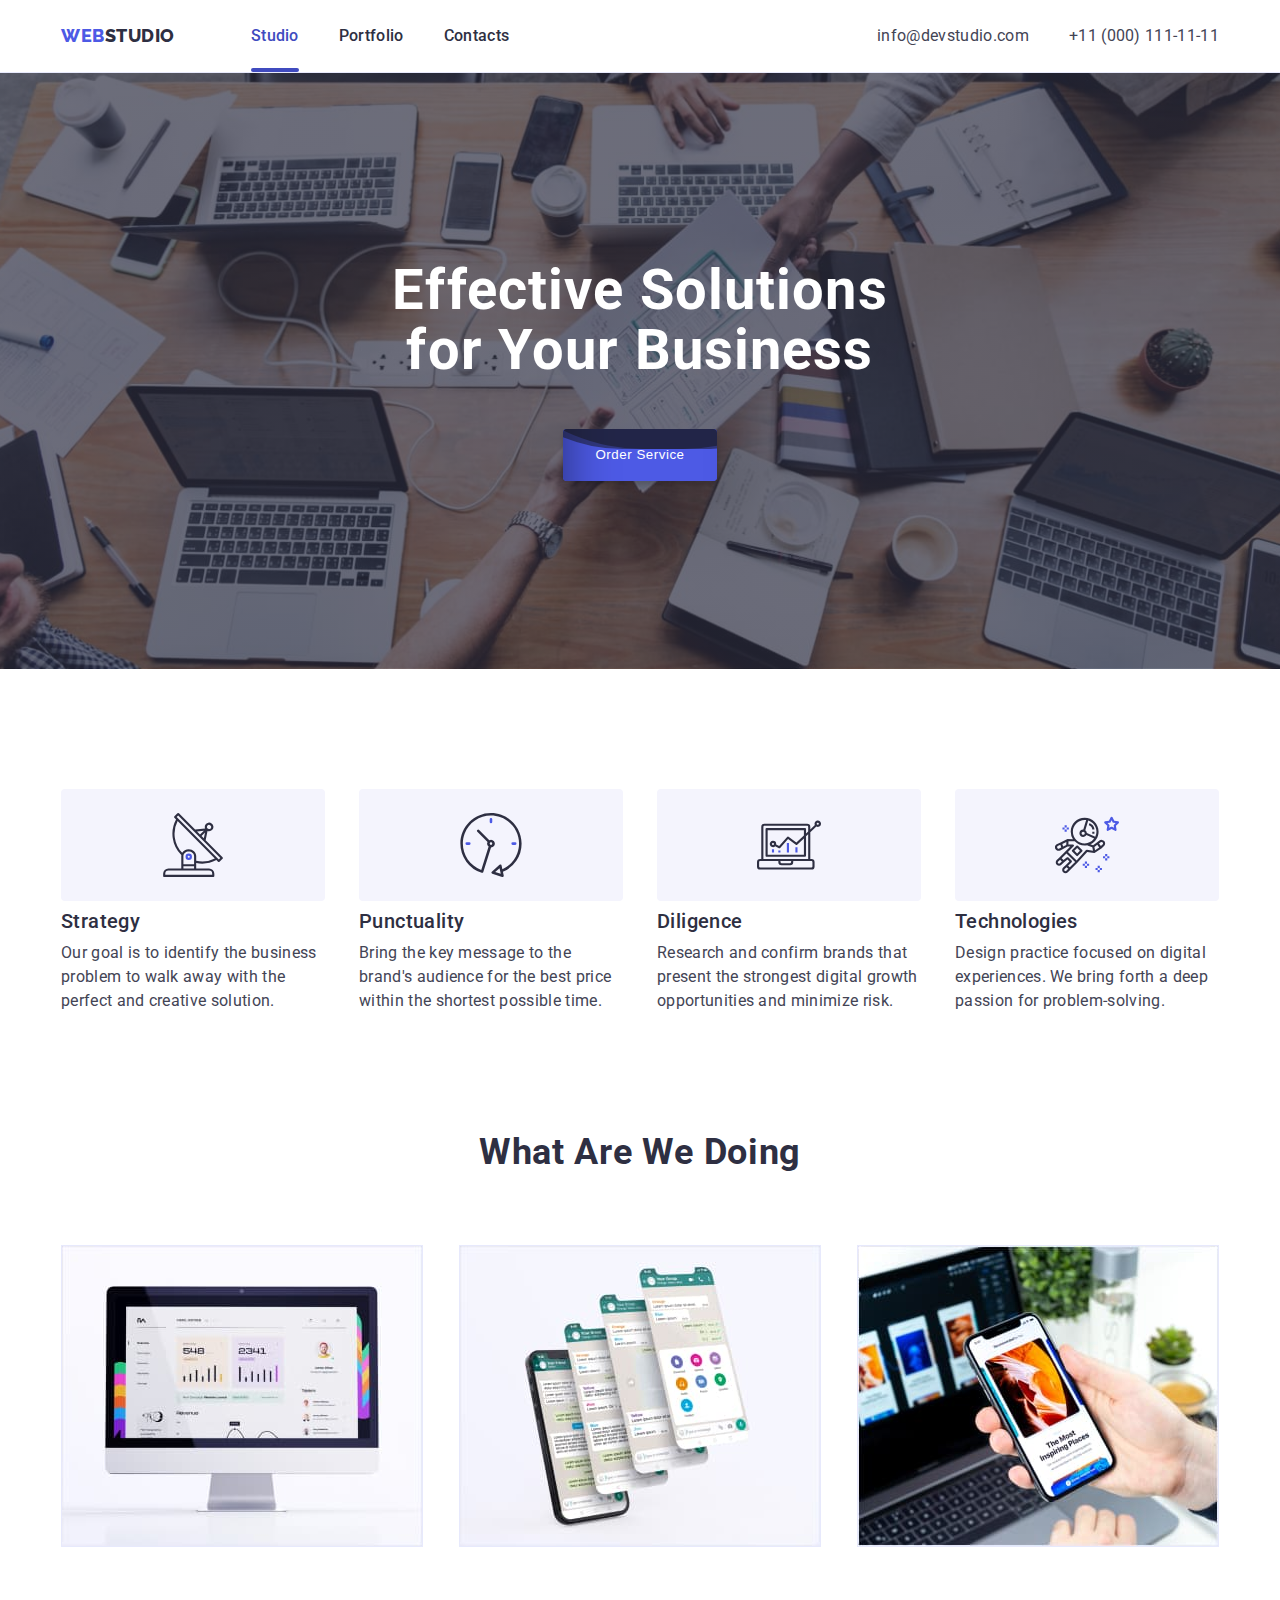
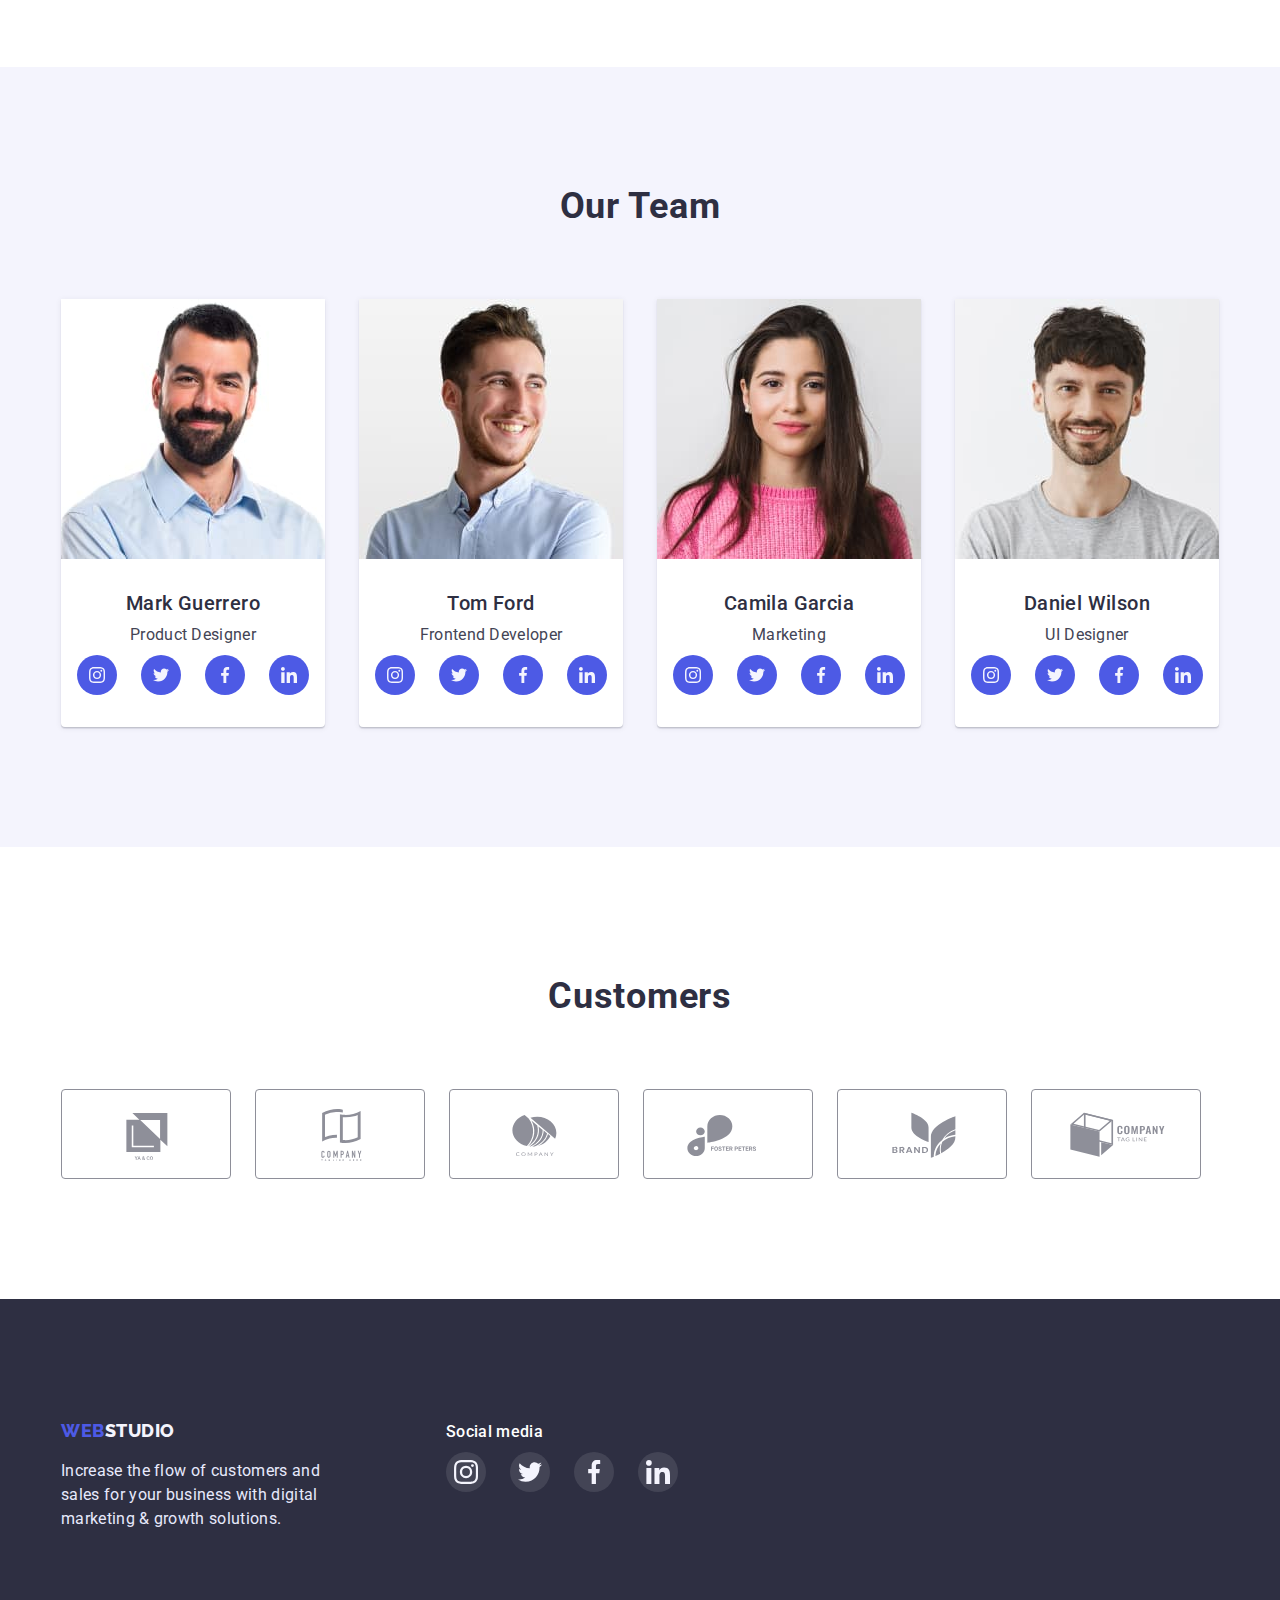
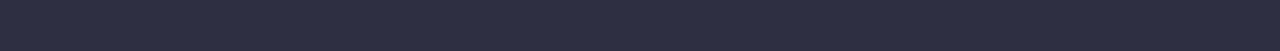
<file: index.html>
<!DOCTYPE html>
<html lang="en">
  <head>
    <meta charset="UTF-8" />
    <meta http-equiv="X-UA-Compatible" content="IE=edge" />
    <meta name="viewport" content="width=device-width, initial-scale=1.0" />
    <title>WebStudio</title>
    <link rel="preconnect" href="https://fonts.googleapis.com" />
    <link rel="preconnect" href="https://fonts.gstatic.com" crossorigin />
    <link
      href="https://fonts.googleapis.com/css2?family=Raleway:wght@800&family=Roboto:wght@400;500;700;900&display=swap"
      rel="stylesheet"
    />
    <link
      rel="stylesheet"
      href="https://cdnjs.cloudflare.com/ajax/libs/modern-normalize/1.1.0/modern-normalize.min.css"
      integrity="sha512-wpPYUAdjBVSE4KJnH1VR1HeZfpl1ub8YT/NKx4PuQ5NmX2tKuGu6U/JRp5y+Y8XG2tV+wKQpNHVUX03MfMFn9Q=="
      crossorigin="anonymous"
      referrerpolicy="no-referrer"
    />
    <link rel="stylesheet" href="./css/style.css" />
  </head>
  <body>
    <header class="header-section">
      <div class="conteiner header-conteiner">
        <nav class="header-nav">
          <a class="logo link" href="./index.html"
            ><span class="logo-web">Web</span>Studio</a
          >
          <ul class="nav-list list">
            <li class="nav-item">
              <a class="nav-link link current" href="./index.html">Studio</a>
            </li>
            <li class="nav-item">
              <a class="nav-link link" href="./portfolio.html">Portfolio</a>
            </li>
            <li class="nav-item">
              <a class="nav-link link" href="#">Contacts</a>
            </li>
          </ul>
        </nav>
        <address class="contact">
          <ul class="list contact-list">
            <li class="contact-item">
              <a class="contact-link link" href="mailto:info@devstudio.com"
                >info@devstudio.com</a
              >
            </li>
            <li>
              <a class="contact-link link" href="tel:+110001111111"
                >+11 (000) 111-11-11</a
              >
            </li>
          </ul>
        </address>
      </div>
    </header>
    <main>
      <section class="section-hero">
        <div class="hero-background">
          <div class="conteiner hero-conteiner">
            <h1 class="hero-title">Effective Solutions for Your Business</h1>
            <!-- <button data-modal-open class="button" type="button">
              Order Service
            </button> -->

            <button data-modal-open class="button hero-button">
              <span class="button-text">Order Service</span>
              <span class="liquid">Order Service</span>
            </button>
            <div data-modal class="backdrop is-hidden">
              <div class="modal">
                <button data-modal-close class="btn-close" type="button">
                  <svg class="advantages-icon" width="8" height="8">
                    <use href="./images/sprite.svg#icon-close"></use>
                  </svg>
                </button>
              </div>
            </div>
          </div>
        </div>
      </section>
      <section class="section section-advantages">
        <div class="conteiner advantages-conteiner">
          <h2 class="visually-hidden">Our advantages</h2>
          <ul class="section-advantages__list list">
            <li class="advantages-item icon-sputnik">
              <div class="advantages-box">
                <svg class="advantages-icon" width="64" height="64">
                  <use href="./images/sprite.svg#icon-sputnik"></use>
                </svg>
              </div>
              <h3 class="section-advantages__title">Strategy</h3>
              <p class="section-advantages__text">
                Our goal is to identify the business problem to walk away with
                the perfect and creative solution.
              </p>
            </li>
            <li class="advantages-item icon-clock">
              <div class="advantages-box">
                <svg width="64" height="64" class="advantages-icon">
                  <use href="./images/sprite.svg#icon-clock"></use>
                </svg>
              </div>
              <h3 class="section-advantages__title">Punctuality</h3>
              <p class="section-advantages__text">
                Bring the key message to the brand's audience for the best price
                within the shortest possible time.
              </p>
            </li>
            <li class="advantages-item icon-diagram">
              <div class="advantages-box">
                <svg width="64" height="64" class="advantages-icon">
                  <use href="./images/sprite.svg#icon-diagram"></use>
                </svg>
              </div>
              <h3 class="section-advantages__title">Diligence</h3>
              <p class="section-advantages__text">
                Research and confirm brands that present the strongest digital
                growth opportunities and minimize risk.
              </p>
            </li>
            <li class="advantages-item icon-astronaut">
              <div class="advantages-box">
                <svg width="64" height="64" class="advantages-icon">
                  <use href="./images/sprite.svg#icon-astronaut"></use>
                </svg>
              </div>
              <h3 class="section-advantages__title">Technologies</h3>
              <p class="section-advantages__text">
                Design practice focused on digital experiences. We bring forth a
                deep passion for problem-solving.
              </p>
            </li>
          </ul>
        </div>
      </section>
      <section class="section">
        <div class="conteiner">
          <h2 class="section-title">What Are We Doing</h2>
          <ul class="list projects-list">
            <li class="projects-item">
              <img
                src="./images/computer.jpg"
                alt="Web Designe"
                width="360"
                height="300"
              />
            </li>
            <li class="projects-item">
              <img
                src="./images/phone.jpg"
                alt="UI Designe"
                width="360"
                height="300"
              />
            </li>
            <li class="projects-item">
              <img
                src="./images/iphone.jpg"
                alt="Mobile Designe"
                width="360"
                height="300"
              />
            </li>
          </ul>
        </div>
      </section>
      <section class="section section-team">
        <div class="conteiner">
          <h2 class="section-title">Our Team</h2>
          <ul class="section-team__list list">
            <li class="team-item">
              <img
                src="./images/photo_product_designer.jpg"
                alt="Mark Guerrero"
                width="264"
                height="260"
              />
              <div class="team-card-content">
                <h3 class="section-team__title">Mark Guerrero</h3>
                <p class="team-text">Product Designer</p>
                <ul class="social-list list">
                  <li class="social-item">
                    <a class="social-link" href="#">
                      <svg class="social-icon" width="16" height="16">
                        <use href="./images/sprite.svg#icon-instagram"></use>
                      </svg>
                    </a>
                  </li>
                  <li class="social-item">
                    <a class="social-link" href="#">
                      <svg class="social-icon" width="16" height="16">
                        <use href="./images/sprite.svg#icon-twitter"></use>
                      </svg>
                    </a>
                  </li>
                  <li class="social-item">
                    <a class="social-link" href="#">
                      <svg class="social-icon" width="16" height="16">
                        <use href="./images/sprite.svg#icon-facebook"></use>
                      </svg>
                    </a>
                  </li>
                  <li class="social-item">
                    <a class="social-link" href="#">
                      <svg class="social-icon" width="16" height="16">
                        <use href="./images/sprite.svg#icon-linkedin"></use>
                      </svg>
                    </a>
                  </li>
                </ul>
              </div>
            </li>
            <li class="team-item">
              <img
                src="./images/photo_frontend_developer.jpg"
                alt=" Photo Tom Ford"
                width="264"
                height="260"
              />
              <div class="team-card-content">
                <h3 class="section-team__title">Tom Ford</h3>
                <p class="team-text">Frontend Developer</p>
                <ul class="social-list list">
                  <li class="social-item">
                    <a class="social-link" href="#">
                      <svg class="social-icon" width="16" height="16">
                        <use href="./images/sprite.svg#icon-instagram"></use>
                      </svg>
                    </a>
                  </li>
                  <li class="social-item">
                    <a class="social-link" href="#">
                      <svg class="social-icon" width="16" height="16">
                        <use href="./images/sprite.svg#icon-twitter"></use>
                      </svg>
                    </a>
                  </li>
                  <li class="social-item">
                    <a class="social-link" href="#">
                      <svg class="social-icon" width="16" height="16">
                        <use href="./images/sprite.svg#icon-facebook"></use>
                      </svg>
                    </a>
                  </li>
                  <li class="social-item">
                    <a class="social-link" href="#">
                      <svg class="social-icon" width="16" height="16">
                        <use href="./images/sprite.svg#icon-linkedin"></use>
                      </svg>
                    </a>
                  </li>
                </ul>
              </div>
            </li>
            <li class="team-item">
              <img
                src="./images/photo_marketing.jpg"
                alt=" Photo Camila Garcia"
                width="264"
                height="260"
              />
              <div class="team-card-content">
                <h3 class="section-team__title">Camila Garcia</h3>
                <p class="team-text">Marketing</p>
                <ul class="social-list list">
                  <li class="social-item">
                    <a class="social-link" href="#">
                      <svg class="social-icon" width="16" height="16">
                        <use href="./images/sprite.svg#icon-instagram"></use>
                      </svg>
                    </a>
                  </li>
                  <li class="social-item">
                    <a class="social-link" href="#">
                      <svg class="social-icon" width="16" height="16">
                        <use href="./images/sprite.svg#icon-twitter"></use>
                      </svg>
                    </a>
                  </li>
                  <li class="social-item">
                    <a class="social-link" href="#">
                      <svg class="social-icon" width="16" height="16">
                        <use href="./images/sprite.svg#icon-facebook"></use>
                      </svg>
                    </a>
                  </li>
                  <li class="social-item">
                    <a class="social-link" href="#">
                      <svg class="social-icon" width="16" height="16">
                        <use href="./images/sprite.svg#icon-linkedin"></use>
                      </svg>
                    </a>
                  </li>
                </ul>
              </div>
            </li>
            <li class="team-item">
              <img
                src="./images/photo_ui_designer.jpg"
                alt=" Photo Camila Garcia"
                width="264"
                height="260"
              />
              <div class="team-card-content">
                <h3 class="section-team__title">Daniel Wilson</h3>
                <p class="team-text">UI Designer</p>
                <ul class="social-list list">
                  <li class="social-item">
                    <a class="social-link" href="#">
                      <svg class="social-icon" width="16" height="16">
                        <use href="./images/sprite.svg#icon-instagram"></use>
                      </svg>
                    </a>
                  </li>
                  <li class="social-item">
                    <a class="social-link" href="#">
                      <svg class="social-icon" width="16" height="16">
                        <use href="./images/sprite.svg#icon-twitter"></use>
                      </svg>
                    </a>
                  </li>
                  <li class="social-item">
                    <a class="social-link" href="#">
                      <svg class="social-icon" width="16" height="16">
                        <use href="./images/sprite.svg#icon-facebook"></use>
                      </svg>
                    </a>
                  </li>
                  <li class="social-item">
                    <a class="social-link" href="#">
                      <svg class="social-icon" width="16" height="16">
                        <use href="./images/sprite.svg#icon-linkedin"></use>
                      </svg>
                    </a>
                  </li>
                </ul>
              </div>
            </li>
          </ul>
        </div>
      </section>
      <section class="section clien-section">
        <div class="conteiner">
          <h2 class="section-title">Customers</h2>
          <ul class="list client-list">
            <li class="client-item">
              <a class="client-link" href="#">
                <svg class="client-logo" width="104" height="56">
                  <use href="./images/sprite.svg#icon-client-logo1"></use>
                </svg>
              </a>
            </li>
            <li class="client-item">
              <a class="client-link" href="#">
                <svg class="client-logo" width="104" height="56">
                  <use href="./images/sprite.svg#icon-client-logo2"></use>
                </svg>
              </a>
            </li>
            <li class="client-item">
              <a class="client-link" href="#">
                <svg class="client-logo" width="104" height="56">
                  <use href="./images/sprite.svg#icon-client-logo3"></use>
                </svg>
              </a>
            </li>
            <li class="client-item">
              <a class="client-link" href="#">
                <svg class="client-logo" width="104" height="56">
                  <use href="./images/sprite.svg#icon-client-logo4"></use>
                </svg>
              </a>
            </li>
            <li class="client-item">
              <a class="client-link" href="#">
                <svg class="client-logo" width="104" height="56">
                  <use href="./images/sprite.svg#icon-client-logo5"></use>
                </svg>
              </a>
            </li>
            <li class="client-item">
              <a class="client-link" href="#">
                <svg class="client-logo" width="104" height="56">
                  <use href="./images/sprite.svg#icon-client-logo6"></use>
                </svg>
              </a>
            </li>
          </ul>
        </div>
      </section>
    </main>
    <footer class="footer section">
      <div class="conteiner footer-conteiner">
        <div class="footer-box">
          <a class="logo footer-logo link" href="./index.html"
            ><span class="logo-web">Web</span>Studio</a
          >
          <p>
            Increase the flow of customers and sales for your business with
            digital marketing & growth solutions.
          </p>
        </div>
        <div class="footer-social">
          <b>Social media</b>
          <ul class="social-list list">
            <li class="social-item ">
              <a class="social-link footer-link" href="#">
                <svg class="social-icon" width="24" height="24">
                  <use href="./images/sprite.svg#icon-instagram"></use>
                </svg>
              </a>
            </li>
            <li class="social-item ">
              <a class="social-link footer-link" href="#">
                <svg class="social-icon footer-icon" width="24" height="24">
                  <use href="./images/sprite.svg#icon-twitter"></use>
                </svg>
              </a>
            </li>
            <li class="social-item ">
              <a class="social-link footer-link" href="#">
                <svg class="social-icon" width="24" height="24">
                  <use href="./images/sprite.svg#icon-facebook"></use>
                </svg>
              </a>
            </li>
            <li class="social-item ">
              <a class="social-link footer-link" href="#">
                <svg class="social-icon" width="24" height="24">
                  <use href="./images/sprite.svg#icon-linkedin"></use>
                </svg>
              </a>
            </li>
          </ul>
        </div>
      </div>
    </footer>
    <script src="./js/modal.js"></script>
  </body>
</html>
</file>
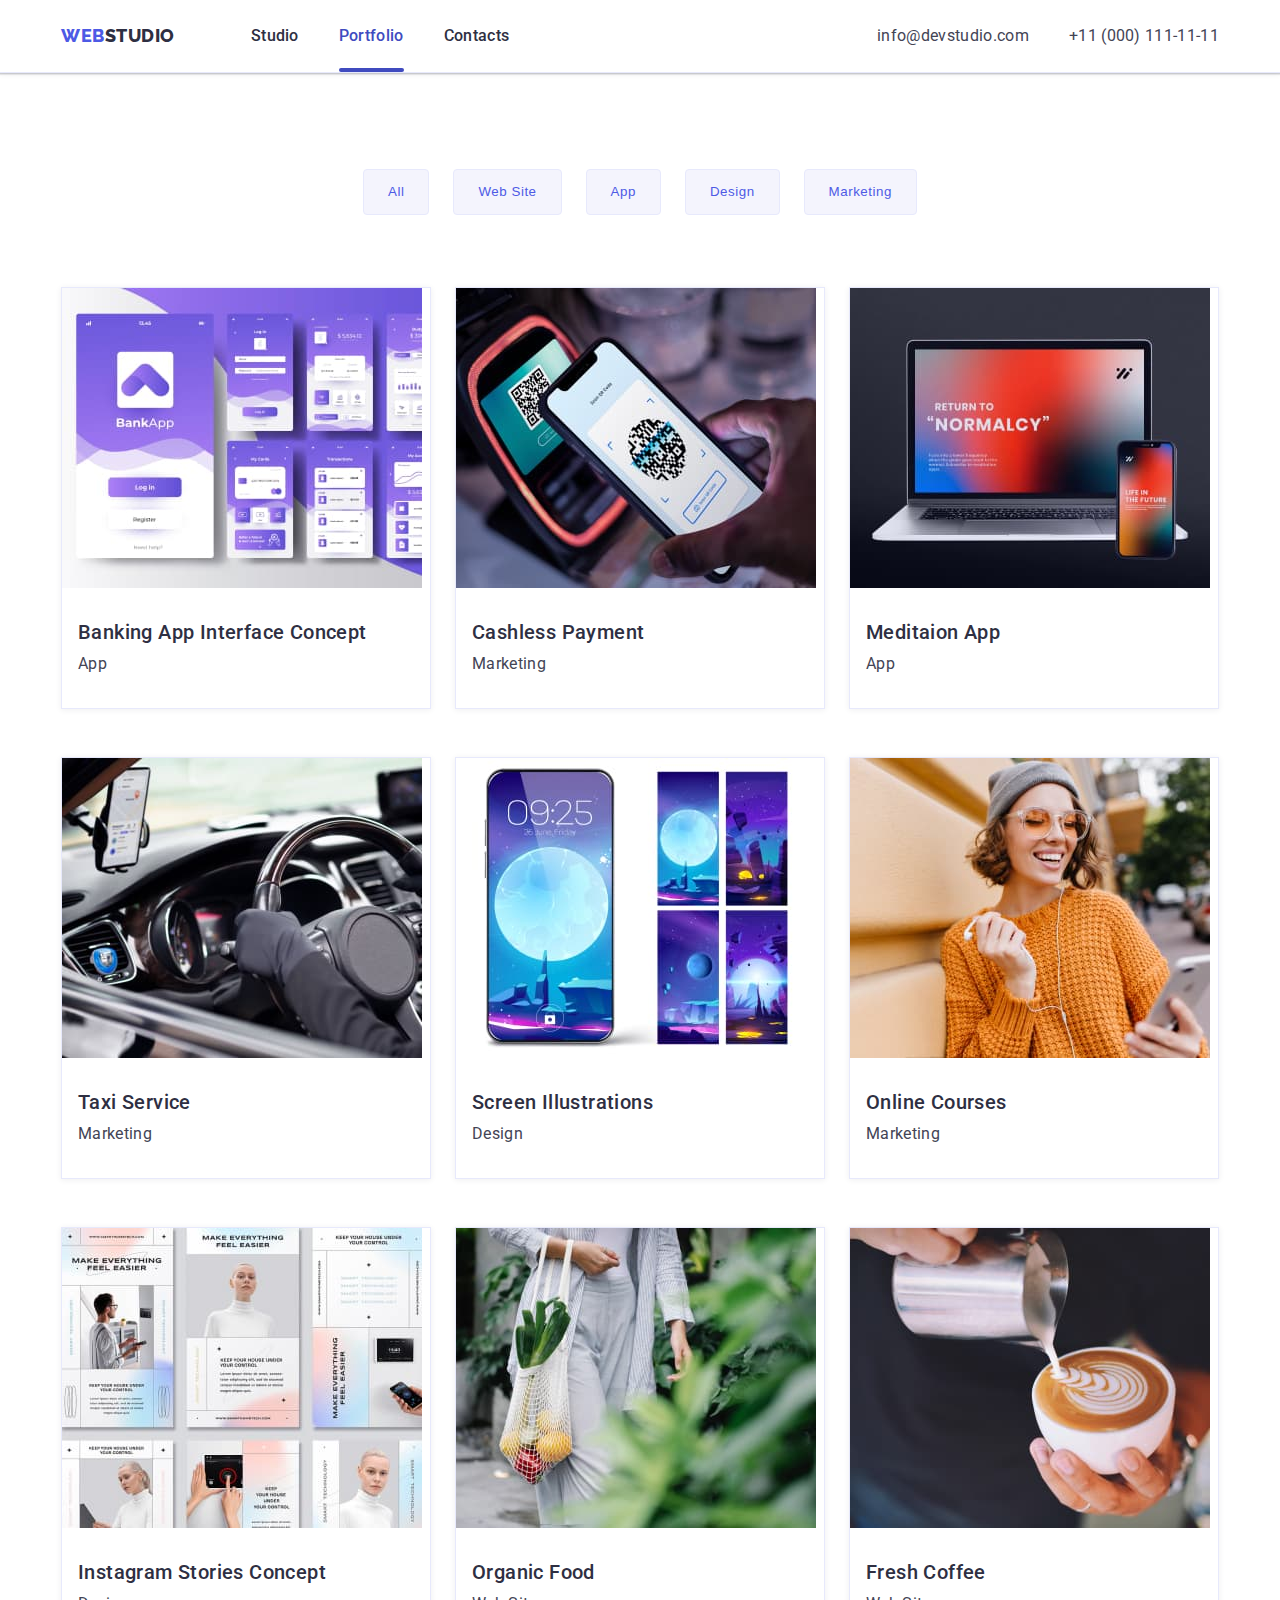
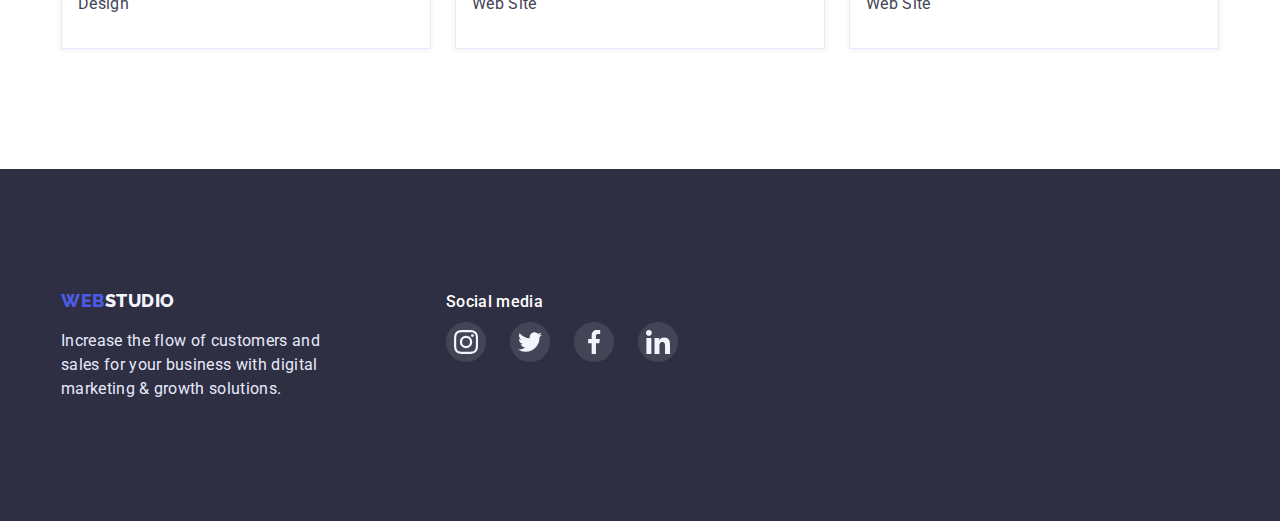
<file: portfolio.html>
<!DOCTYPE html>
<html lang="en">
  <head>
    <meta charset="UTF-8" />
    <meta http-equiv="X-UA-Compatible" content="IE=edge" />
    <meta name="viewport" content="width=device-width, initial-scale=1.0" />
    <title>WebStudio</title>
    <link rel="preconnect" href="https://fonts.googleapis.com" />
    <link rel="preconnect" href="https://fonts.gstatic.com" crossorigin />
    <link
      href="https://fonts.googleapis.com/css2?family=Raleway:wght@800&family=Roboto:wght@400;500;700;900&display=swap"
      rel="stylesheet"
    />
    <link
      rel="stylesheet"
      href="https://cdnjs.cloudflare.com/ajax/libs/modern-normalize/1.1.0/modern-normalize.min.css"
      integrity="sha512-wpPYUAdjBVSE4KJnH1VR1HeZfpl1ub8YT/NKx4PuQ5NmX2tKuGu6U/JRp5y+Y8XG2tV+wKQpNHVUX03MfMFn9Q=="
      crossorigin="anonymous"
      referrerpolicy="no-referrer"
    />
    <link rel="stylesheet" href="./css/style.css" />
  </head>
  <body>
    <header class="header-section">
      <div class="conteiner header-conteiner">
        <nav class="header-nav">
          <a class="logo link" href="./index.html"
            ><span class="logo-web">Web</span>Studio</a
          >
          <ul class="nav-list list">
            <li class="nav-item">
              <a class="nav-link link" href="./index.html">Studio</a>
            </li>
            <li class="nav-item">
              <a class="nav-link link current" href="./portfolio.html"
                >Portfolio</a>
            </li>
            <li class="nav-item">
              <a class="nav-link link" href="#">Contacts</a>
            </li>
          </ul>
        </nav>
        <address class="contact">
          <ul class="list contact-list">
            <li class="contact-item">
              <a class="contact-link link" href="mailto:info@devstudio.com"
                >info@devstudio.com</a
              >
            </li>
            <li>
              <a class="contact-link link" href="tel:+110001111111"
                >+11 (000) 111-11-11</a
              >
            </li>
          </ul>
        </address>
      </div>
    </header>
    <main>
      <section class="section section-portfolio">
        <div class="conteiner">
          <h1 class="visually-hidden">Portfolio</h1>
          <ul class="buttons-list list">
            <li class="buttons-item">
              <button class="portfolio-button" type="button">All</button>
            </li>
            <li class="buttons-item">
              <button class="portfolio-button" type="button">Web Site</button>
            </li>
            <li class="buttons-item">
              <button class="portfolio-button" type="button">App</button>
            </li>
            <li class="buttons-item">
              <button class="portfolio-button" type="button">Design</button>
            </li>
            <li class="buttons-item">
              <button class="portfolio-button" type="button">Marketing</button>
            </li>
          </ul>
          <ul class="portfolio-list list">
            <li class="portfolio-item">
              <a href="#" class="link portfolio-link">
                <div class="card-thumb">
                  <img
                    src="./images/banking-interface.jpg"
                    alt="Banking App Interface Concept"
                    width="360"
                    height="300"
                  />
                  <div class="card-thumb-overlay">
                    <p class="card-thumb-text">14 Stylish and User-Friendly App Design Concepts · Task Manager App · Calorie Tracker App · Exotic Fruit Ecommerce App · Cloud Storage App</p>
                  </div>
                </div>
                <div class="card-content">
                  <h2 class="card-title">Banking App Interface Concept</h2>
                  <p class="card-text">App</p>
                </div>
              </a>
            </li>
            <li class="portfolio-item">
              <a href="#" class="link portfolio-link">
                <div class="card-thumb">
                  <img
                    src="./images/cashless-payment.jpg"
                    alt="Cashless Payment"
                    width="360"
                    height="300"
                  />
                  <div class="card-thumb-overlay">
                    <p class="card-thumb-text">14 Stylish and User-Friendly App Design Concepts · Task Manager App · Calorie Tracker App · Exotic Fruit Ecommerce App · Cloud Storage App</p>
                  </div>
                </div>
                <div class="card-content">
                  <h2 class="card-title">Cashless Payment</h2>
                  <p class="card-text">Marketing</p>
                </div>
              </a>
            </li>
            <li class="portfolio-item">
              <a href="#" class="link portfolio-link">
                <div class="card-thumb">
                  <img
                    src="./images/meditaion-app.jpg"
                    alt="Meditaion App"
                    width="360"
                    height="300"
                  />
                  <div class="card-thumb-overlay">
                    <p class="card-thumb-text">14 Stylish and User-Friendly App Design Concepts · Task Manager App · Calorie Tracker App · Exotic Fruit Ecommerce App · Cloud Storage App</p>
                  </div>
                </div>
                <div class="card-content">
                  <h2 class="card-title">Meditaion App</h2>
                  <p class="card-text">App</p>
                </div>
              </a>
            </li>
            <li class="portfolio-item">
              <a href="#" class="link portfolio-link">
                <div class="card-thumb">
                  <img
                    src="./images/taxi-service.jpg"
                    alt="Taxi Service"
                    width="360"
                    height="300"
                  />
                  <div class="card-thumb-overlay">
                    <p class="card-thumb-text">14 Stylish and User-Friendly App Design Concepts · Task Manager App · Calorie Tracker App · Exotic Fruit Ecommerce App · Cloud Storage App</p>
                  </div>
                </div>
                <div class="card-content">
                  <h2 class="card-title">Taxi Service</h2>
                  <p class="card-text">Marketing</p>
                </div>
              </a>
            </li>
            <li class="portfolio-item">
              <a href="#" class="link portfolio-link">
                <div class="card-thumb">
                  <img
                    src="./images/screen-illustrations.jpg"
                    alt="Screen Illustrations"
                    width="360"
                    height="300"
                  />
                  <div class="card-thumb-overlay">
                    <p class="card-thumb-text">14 Stylish and User-Friendly App Design Concepts · Task Manager App · Calorie Tracker App · Exotic Fruit Ecommerce App · Cloud Storage App</p>
                  </div>
                </div>
                <div class="card-content">
                  <h2 class="card-title">Screen Illustrations</h2>
                  <p class="card-text">Design</p>
                </div>
              </a>
            </li>
            <li class="portfolio-item">
              <a href="#" class="link portfolio-link">
                <div class="card-thumb">
                  <img
                    src="./images/online-courses.jpg"
                    alt="Online Courses"
                    width="360"
                    height="300"
                  />
                  <div class="card-thumb-overlay">
                    <p class="card-thumb-text">14 Stylish and User-Friendly App Design Concepts · Task Manager App · Calorie Tracker App · Exotic Fruit Ecommerce App · Cloud Storage App</p>
                  </div>
                </div>
                <div class="card-content">
                  <h2 class="card-title">Online Courses</h2>
                  <p class="card-text">Marketing</p>
                </div>
              </a>
            </li>
            <li class="portfolio-item">
              <a href="#" class="link portfolio-link">
                <div class="card-thumb">
                  <img
                    src="./images/instagram-stories.jpg"
                    alt="Instagram Stories Concept"
                    width="360"
                    height="300"
                  />
                  <div class="card-thumb-overlay">
                    <p class="card-thumb-text">14 Stylish and User-Friendly App Design Concepts · Task Manager App · Calorie Tracker App · Exotic Fruit Ecommerce App · Cloud Storage App</p>
                  </div>
                </div>
                <div class="card-content">
                  <h2 class="card-title">Instagram Stories Concept</h2>
                  <p class="card-text">Design</p>
                </div>
              </a>
            </li>
            <li class="portfolio-item">
              <a href="#" class="link portfolio-link">
                <div class="card-thumb">
                  <img
                    src="./images/organic-food.jpg"
                    alt="Organic Food"
                    width="360"
                    height="300"
                  />
                  <div class="card-thumb-overlay">
                    <p class="card-thumb-text">14 Stylish and User-Friendly App Design Concepts · Task Manager App · Calorie Tracker App · Exotic Fruit Ecommerce App · Cloud Storage App</p>
                  </div>
                </div>
                <div class="card-content">
                  <h2 class="card-title">Organic Food</h2>
                  <p class="card-text">Web Site</p>
                </div>
              </a>
            </li>
            <li class="portfolio-item">
              <a href="#" class="link portfolio-link">
                <div class="card-thumb">
                  <img
                    src="./images/fresh-coffee.jpg"
                    alt="Fresh Coffee"
                    width="360"
                    height="300"
                  />
                  <div class="card-thumb-overlay">
                    <p class="card-thumb-text">14 Stylish and User-Friendly App Design Concepts · Task Manager App · Calorie Tracker App · Exotic Fruit Ecommerce App · Cloud Storage App</p>
                  </div>
                </div>
                <div class="card-content">
                  <h2 class="card-title">Fresh Coffee</h2>
                  <p class="card-text">Web Site</p>
                </div>
              </a>
            </li>
          </ul>
        </div>
      </section>
    </main>
    <footer class="footer section">
      <div class="conteiner footer-conteiner">
        <div class="footer-box">
          <a class="logo footer-logo link" href="./index.html"
            ><span class="logo-web">Web</span>Studio</a
          >
          <p>
            Increase the flow of customers and sales for your business with
            digital marketing & growth solutions.
          </p>
        </div>
        <div class="footer-social">
          <b>Social media</b>
          <ul class="social-list list">
            <li class="social-item">
              <a class="social-link footer-link" href="#">
                <svg class="social-icon" width="24" height="24">
                  <use href="./images/sprite.svg#icon-instagram"></use>
                </svg>
              </a>
            </li>
            <li class="social-item">
              <a class="social-link footer-link" href="#">
                <svg class="social-icon footer-icon" width="24" height="24">
                  <use href="./images/sprite.svg#icon-twitter"></use>
                </svg>
              </a>
            </li>
            <li class="social-item">
              <a class="social-link footer-link" href="#">
                <svg class="social-icon" width="24" height="24">
                  <use href="./images/sprite.svg#icon-facebook"></use>
                </svg>
              </a>
            </li>
            <li class="social-item">
              <a class="social-link footer-link" href="#">
                <svg class="social-icon" width="24" height="24">
                  <use href="./images/sprite.svg#icon-linkedin"></use>
                </svg>
              </a>
            </li>
          </ul>
        </div>
      </div>
    </footer>
  </body>
</html>
</file>
<file: css/style.css>
:root{
    --primary-text-color: #434455;
    --light-mode-backgrounds: #F4F4FD;
    --accent-color: #E7E9FC;
    --primary-brand: #4D5AE5;
    --pressed-state: #404BBF;
    --title-text-color: #2E2F42;
    --white-color: #FFFFFF;
    --hover-footer: #31D0AA;
    --card-set-gap: 48px 0 0 24px;
    --gap-bottom: 8px;
    --transition-primari: 250ms cubic-bezier(0.4, 0, 0.2, 1);
}

* {
    margin: 0;
    padding: 0;
}

body {
    background-color: var(--white-color);
    color: var(--primary-text-color);
    font-family: 'Roboto', sans-serif;
    font-size: 16px;
    line-height: 1.5;
    /* letter-spacing: 0.02em; переделать и пересмотреть */
}


h1,
h2,
h3,
p {
    margin: 0;
}

ul {
    margin: 0;
    padding: 0;
}

img{
    display: block;
    max-width: 100%;
}

.conteiner {
    width: 1158px;
    margin: 0 auto;
    padding: 0 15px 0;
}
.list{
    list-style-type: none;
}
.link{
    color: currentcolor;
    text-decoration: none;
}

.section {
    padding: 120px 0;
}

/* Хедер */
.header-section{
    border-bottom: 1px solid var(--accent-color);
    box-shadow: 0px 2px 1px rgba(46, 47, 66, 0.08), 0px 1px 1px rgba(46, 47, 66, 0.16), 0px 1px 6px rgba(46, 47, 66, 0.08);
}

.header-conteiner{
    display: flex;
    justify-content: space-between;
}
.header-nav{
    display: flex;
}
.header-nav .logo{
    margin-right: 76px;
}
.logo{
    font-family: 'Raleway', sans-serif;
    color: var(--title-text-color);
    font-weight: 800;
    font-size: 18px;
    line-height: 1.33;
    letter-spacing: 0.03em;
    text-transform: uppercase;
    padding: 24px 0;
}
.logo-web {
    color: var(--primary-brand);
}

.nav-list{
    display: flex;
}
.nav-item:not(:last-child), .contact-item{
    margin-right: 40px;
}
.nav-link{
    position: relative;
    display: block;
    padding: 24px 0;
    color: var(--title-text-color);
    font-weight: 500;
    letter-spacing: 0.02em;

    transition: color var(--transition-primari);


    /* transition-property: color;
    transition-duration: 250ms;
    transition-timing-function:cubic-bezier(0.4, 0, 0.2, 1); */
}

.nav-link:hover,
.nav-link:focus,
.nav-link.current {

    color: var(--pressed-state);
}

.nav-link::after{
    position: absolute;
    bottom: 0;
    left: 0;
    content: '';
    width: 100%;
    height: 4px;
    border-radius: 2px;
    background-color: var(--pressed-state);
    transform: scaleX(0);
    /* background-color: currentColor; */
    transition: transform var(--transition-primari);
}

.nav-link:hover:after, .nav-link:focus:after, .nav-link.current::after{
    transform: scaleX(1);
}


.contact-list{
    display: flex;
}

.contact-link {
    display: block;
    padding: 24px 0;
    font-style: normal;
    letter-spacing: 0.02em;
    transition: color var(--transition-primari);
}

.contact-link:hover,.contact-link:focus{
    color: var(--pressed-state);
}

/* Секция герой */
.section-hero {
    background-color: var(--title-text-color);
}

.hero-background{
    max-width: 1440px;
    padding: 188px 0;
    background-image: linear-gradient(to right, rgba(46, 47, 66, 0.7), rgba(46, 47, 66, 0.7)), url(../images/people-office.jpg);
    background-repeat: no-repeat;
    background-position: center;
    margin: 0 auto;
    background-size: cover;
}
.hero-conteiner{
    text-align: center;
}
.hero-title{
    width: 496px;
    color: var(--white-color);
    font-size: 56px;
    line-height: 1.07;
    letter-spacing: 0.02em;
    text-align: center;
    margin: 0 auto 48px;
}

.button {
    background-color: var(--primary-brand);
    color: var(--white-color);
    cursor: pointer;
    font-weight: 500;
    line-height: 1.5;
    letter-spacing: 0.04em;
    padding: 16px 32px;
    box-shadow: 0px 4px 4px rgba(0, 0, 0, 0.15);
    border: none;
    border-radius: 4px;
    transition: background-color var(--transition-primari) ;

}

.button:hover, .button:focus{
    background-color: var(--pressed-state)
}


/* Моя кнопка */
.hero-button{
    position: relative;
    text-decoration: none;
    overflow: hidden;
}

.button-text {
    position: relative;
    z-index: 1;
}

.hero-button .liquid {
    position: absolute;
    top: -80px;
    left: 0;
    width: 200px;
    height: 200px;
    background-color: var(--primary-brand);
    box-shadow: inset 0 0 50px rgba(0, 0, 0, .5);
    transition: .5s;
}

.hero-button .liquid::after,
.hero-button .liquid::before {
    content: '';
    width: 200%;
    height: 200%;
    position: absolute;
    top: 0;
    left: 50%;
    transform: translate(-50%, -75%);
    background: #000000;
}

.hero-button .liquid::before {
    border-radius: 45%;
    background-color: rgba(20, 20, 20, .5);
    animation: animate 5s linear infinite;
}

.hero-button .liquid::after {
    border-radius: 40%;
    background-color: rgba(20, 20, 20, .5);
    animation: animate 10s linear infinite;
}

.hero-button:hover .liquid,
.hero-button:focus .liquid {
    background-color: var(--pressed-state);
    transform: translateY(-120px);
    /* top: -120px; */
}

@keyframes animate {
    0% {
        transform: translate(-50%, -75%) rotate(0deg);
    }

    100% {
        transform: translate(-50%, -75%) rotate(360deg);
    }
}
/* конец кнопки */
.section-title{
    color: var(--title-text-color);
    font-size: 36px;
    line-height: 1.11;
    text-align: center;
    margin-bottom: 72px;
    letter-spacing: 0.02em;
}

.section-advantages__title,
.section-team__title,
.card-title{
    color: var(--title-text-color);
    font-size: 20px;
    font-weight: 500;
    line-height: 1.2;
    margin-bottom: var(--gap-bottom);
    letter-spacing: 0.02em;
}
.section-advantages__text, .team-text,
.card-text {
    letter-spacing: 0.02em;
}

.section-advantages__list, .projects-list,
.section-team__list{
    display: flex;
    justify-content: space-between
}

.projects-item{
    border: 1px solid var(--accent-color);
}


/* pop-up окно */
.backdrop{
    position: fixed;
    top: 0;
    left: 0;
    width: 100%;
    height: 100%;
    background: rgba(46, 47, 66, 0.4);
    transform: scaleY(1);
    transition: transform 2500ms cubic-bezier(0.4, 0, 0.2, 1), opacity 2500ms cubic-bezier(0.4, 0, 0.2, 1);
}

.backdrop.is-hidden {
    opacity: 0;
    pointer-events: none;
    transform: scaleY(0);
}

.modal{
    position: absolute;
    top: 50%;
    left: 50%;
    transform: translate(-50%, -50%);
    min-width: 408px;
    min-height: 576px;
    padding: 50px;
    background: #FCFCFC;
    box-shadow: 0px 1px 1px rgba(0, 0, 0, 0.14),
        0px 1px 3px rgba(0, 0, 0, 0.12),
        0px 2px 1px rgba(0, 0, 0, 0.2);
    border-radius: 4px;
    overflow: auto;
}

.btn-close{
    position: absolute;
    top: 24px;
    right: 24px;
    width: 24px;
    height: 24px;
    background: #E7E9FC;
    font-size: 0;
    border: 1px solid rgba(0, 0, 0, 0.1);
    border-radius: 50%;
    cursor: pointer;
    transition: background-color --transition-primari, fill --transition-primari;
}




.btn-close:hover, .btn-close:focus {
    background-color: var(--pressed-state);
    fill: var(--white-color);
}
/* секция advantages */
.section-advantages{
    padding-bottom: 0;
}

.advantages-item{
    width: 264px;
}

.advantages-box{
    display: flex;
    justify-content: center;
    align-items: center;
    height: 112px;
    background-color: var(--light-mode-backgrounds);
    border-radius: 4px;
    margin-bottom: var(--gap-bottom);
}



/*секция projects */


/* секция команды */
.section-team{
    background-color: var(--light-mode-backgrounds);
}

.team-text{
    margin-bottom: var(--gap-bottom);
}


.team-item{
    width: 264px;
    background-color: var(--white-color);
    box-shadow: 0px 1px 6px rgba(46, 47, 66, 0.08), 0px 1px 1px rgba(46, 47, 66, 0.16), 0px 2px 1px rgba(46, 47, 66, 0.08);
    border-radius: 0px 0px 4px 4px;
}
.team-card-content{
    overflow: hidden;
    text-align: center;
    padding: 32px 16px;
}

/* социальные иконки */
.social-list{
    display: flex;
    gap: 24px
}
.social-item{
    width: 40px;
    height: 40px;
}

.social-link{
    display: flex;
    align-items: center;
    justify-content: center;
    width: 100%;
    height: 100%;
    background-color: var(--primary-brand);
    border-radius: 50%;
    transition: background-color var(--transition-primari);
    
}


.social-link:hover, .social-link:focus{
    background-color: var(--pressed-state);
}
/* секция клиентов */
.clien-section{
    padding-top: 130px;
}
.client-list{
    display: flex;
    gap: 24px;
}


.client-link{
    display: flex;
    justify-content: center;
    align-items: center;
    width: 168px;
    height: 88px;
    color: #8E8F99;
    border: 1px solid #8E8F99;
    border-radius: 4px;
    overflow: hidden;
    transition: color var(--transition-primari), border-color var(--transition-primari);
}

.client-logo{
    fill: currentColor;
}

.client-link:hover, .client-link:focus{
    border-color: var(--pressed-state);
    color: var(--pressed-state);
}

/* портфолио секция */
.section-portfolio{
    padding-top: 96px;
}

.buttons-list{
    display: flex;
    justify-content: center;
    margin-bottom: 72px;
}
.buttons-item{
    margin-right: 24px;
}
.buttons-item:last-child{
    margin-right: 0;
}

.portfolio-button {
    background-color: var(--light-mode-backgrounds);
    color: var(--primary-brand);
    cursor: pointer;
    font-weight: 500;
    line-height: 1.5;
    letter-spacing: 0.04em;
    padding: 12px 24px;
    border: 1px solid var(--accent-color);
    border-radius: 4px;
    transition: background-color var(--transition-primari), color var(--transition-primari), box-shadow var(--transition-primari), border-color var(--transition-primari);
}

.portfolio-button:hover, .portfolio-button:focus {
    background-color: var(--pressed-state);
    color: var(--white-color);
    border-color:var(--pressed-state);
    box-shadow: 0px 3px 1px rgba(0, 0, 0, 0.1), 0px 2px 1px rgba(0, 0, 0, 0.08), 0px 2px 2px rgba(0, 0, 0, 0.12);
}

.portfolio-list{
    display: flex;
    flex-wrap: wrap;
}
.portfolio-item{
    flex-basis: calc((100% - 48px) / 3 );
    margin: var(--card-set-gap);
    
}
.portfolio-item:nth-child(3n + 1){
    margin-left: 0;
}
.portfolio-item:nth-child(-n + 3) {
    margin-top: 0;
}

.portfolio-link{
    display: block;
    border: 1px solid #E7E9FC;
    box-shadow: 0px 1px 6px rgba(46, 47, 66, 0.08);
    transition: box-shadow var(--transition-primari), border-color var(--transition-primari);
}
.portfolio-link:hover, .portfolio-link:focus {
    border-color: #F4F4FD;
    box-shadow: 0px 1px 6px rgba(46, 47, 66, 0.08), 0px 1px 1px rgba(46, 47, 66, 0.16), 0px 2px 1px rgba(46, 47, 66, 0.08);
    outline: none;
}
.card-thumb{
    position: relative;
    overflow: hidden;
}

.card-thumb-overlay{
    position: absolute;
    top: 0;
    left: 0;
    width: 100%;
    height: 100%;
    padding: 40px 32px;
    /* opacity: 0; */
    background-color: var(--primary-brand);
    transform: translateY(100%);
    transition: transform var(--transition-primari), opacity var(--transition-primari);
}

.portfolio-link:hover .card-thumb-overlay,
.portfolio-link:focus .card-thumb-overlay{
    opacity: 1;
    transform: translateY(0);

}

.card-thumb-text{
    color: #F4F4FD;
    letter-spacing: 0.02em;
    opacity: 0;
    transition: opacity var(--transition-primari) ;
}
.portfolio-link:hover .card-thumb-text,
.portfolio-link:focus .card-thumb-text {
    opacity: 1;
    transition: opacity var(--transition-primari) 250ms;
}
.card-content{
    padding: 32px 16px;
} 


/* футер */
.footer{
    background-color: var(--title-text-color)
}
.footer-conteiner{
    display: flex;
    align-items: baseline;
}

.footer-box{
    margin-right: 120px;
}

.footer p {
    width: 265px;
    color: var(--accent-color);
    letter-spacing: 0.02em;
}

.footer b {
    display: inline-block;
    font-weight: 500;
    color: var(--white-color);
    letter-spacing: 0.02em;
    margin-bottom: var(--gap-bottom);
}

.footer-logo{
    display: inline-block;
    color: var(--light-mode-backgrounds);
    margin-bottom: 16px;
    padding: 0;
}

.footer-link{
    background: rgba(255, 255, 255, 0.1);
}

.footer-link:hover, .footer-link:focus{
    background: var(--hover-footer);
}

.visually-hidden {
    position: absolute;
    white-space: nowrap;
    width: 1px;
    height: 1px;
    overflow: hidden;
    border: 0;
    padding: 0;
    clip: rect(0 0 0 0);
    clip-path: inset(50%);
    margin: -1px;
}
</file>
